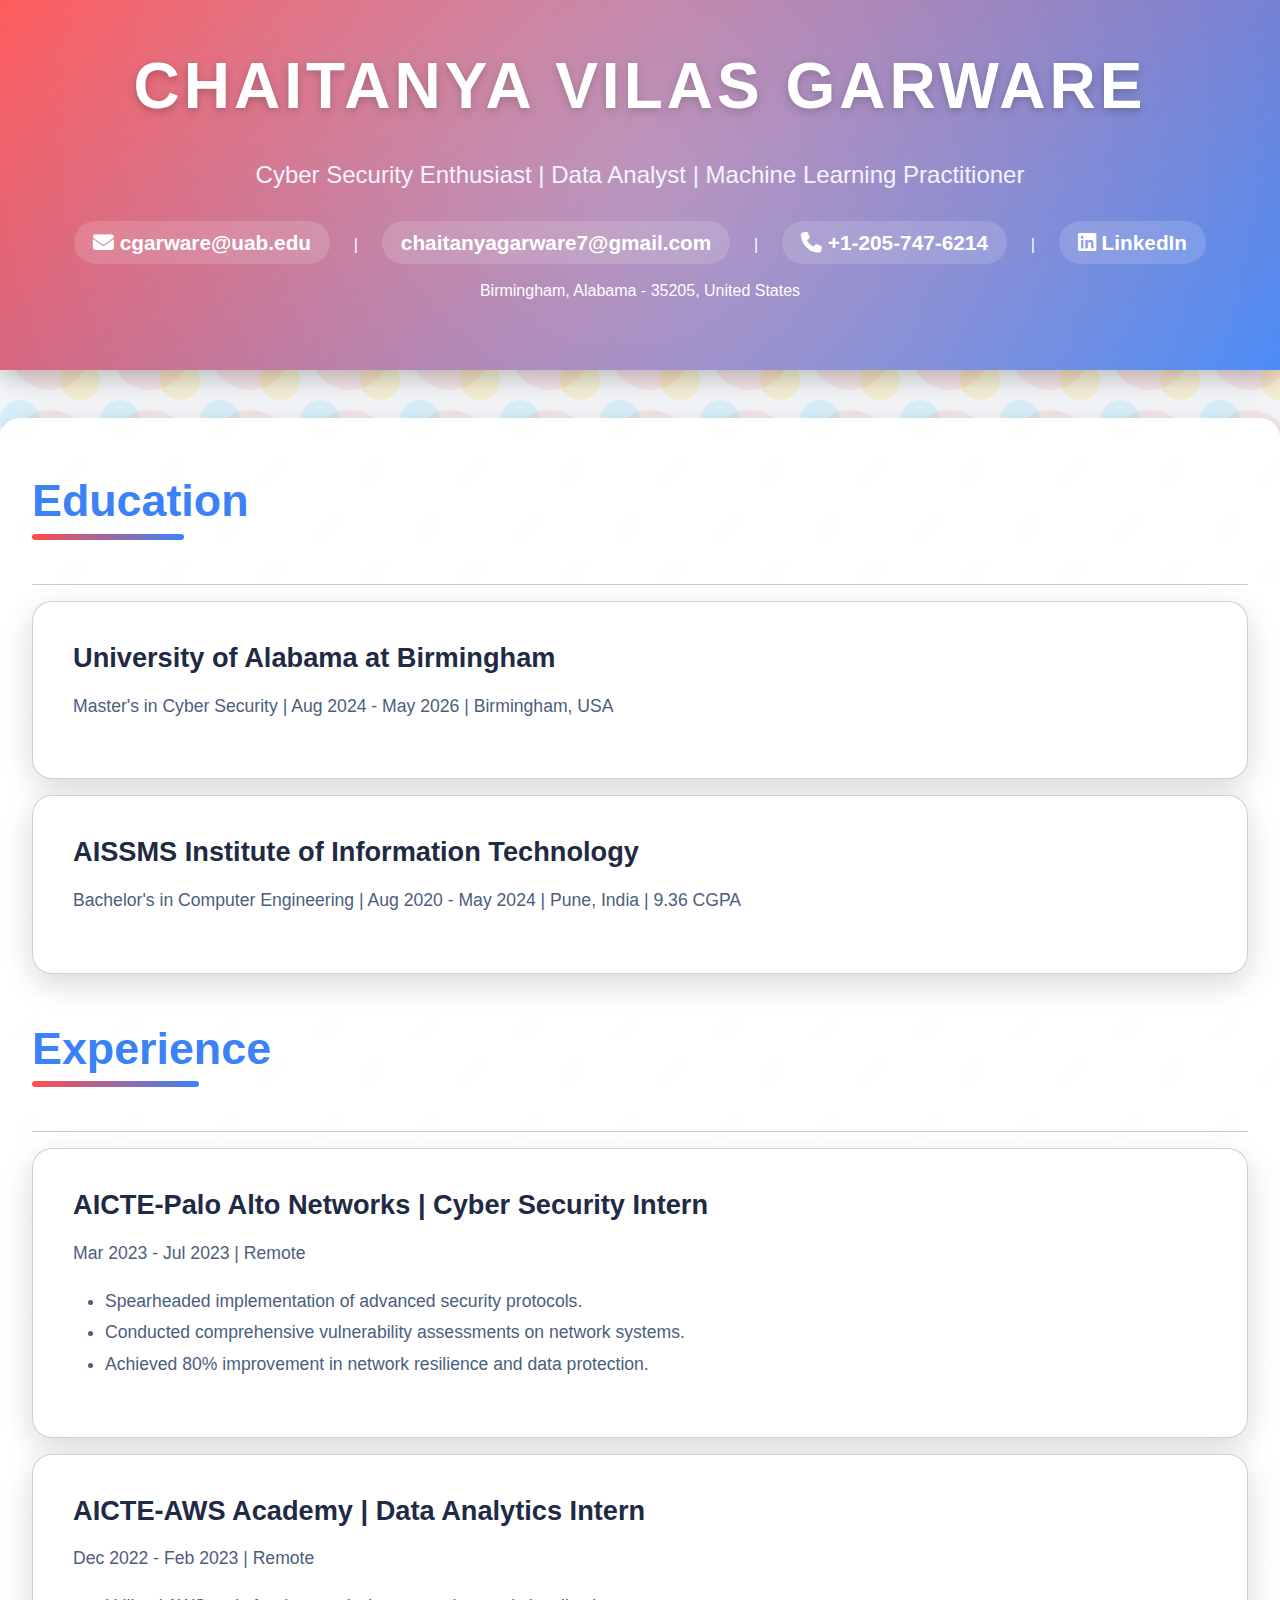
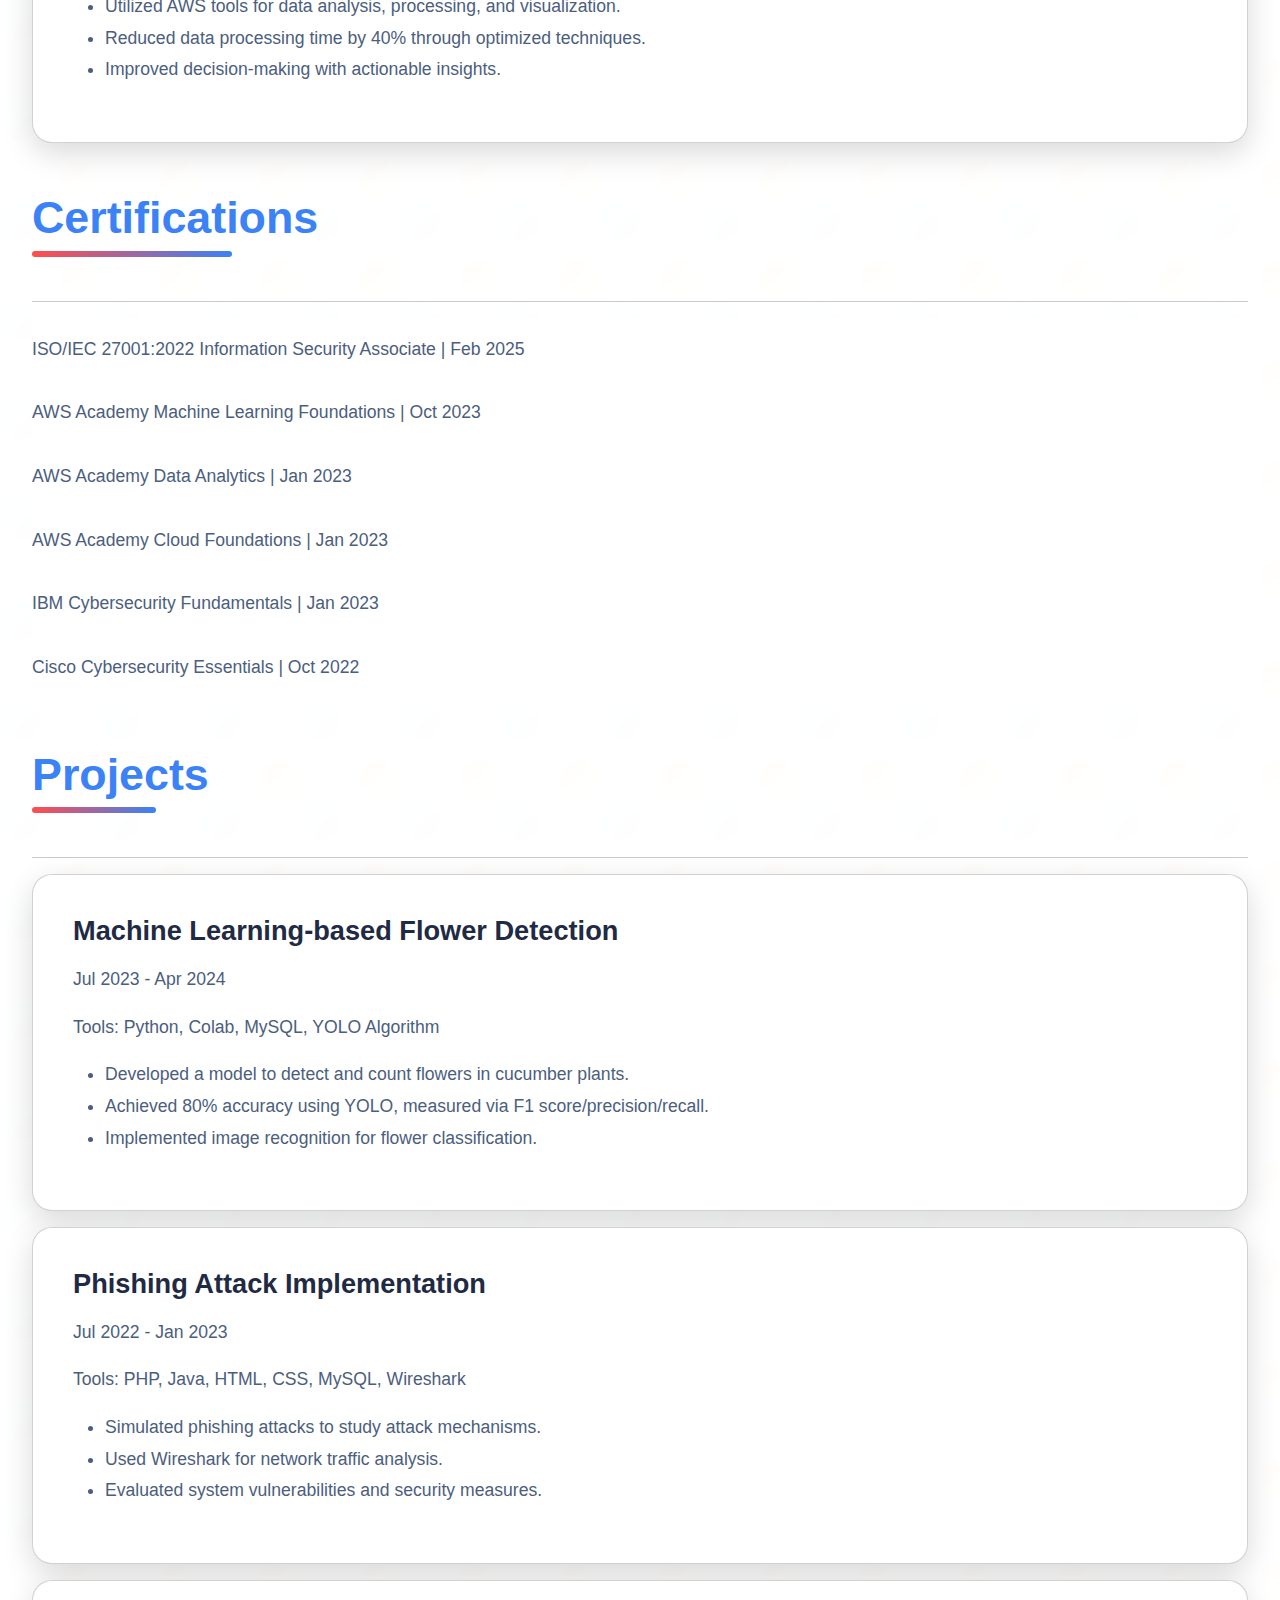
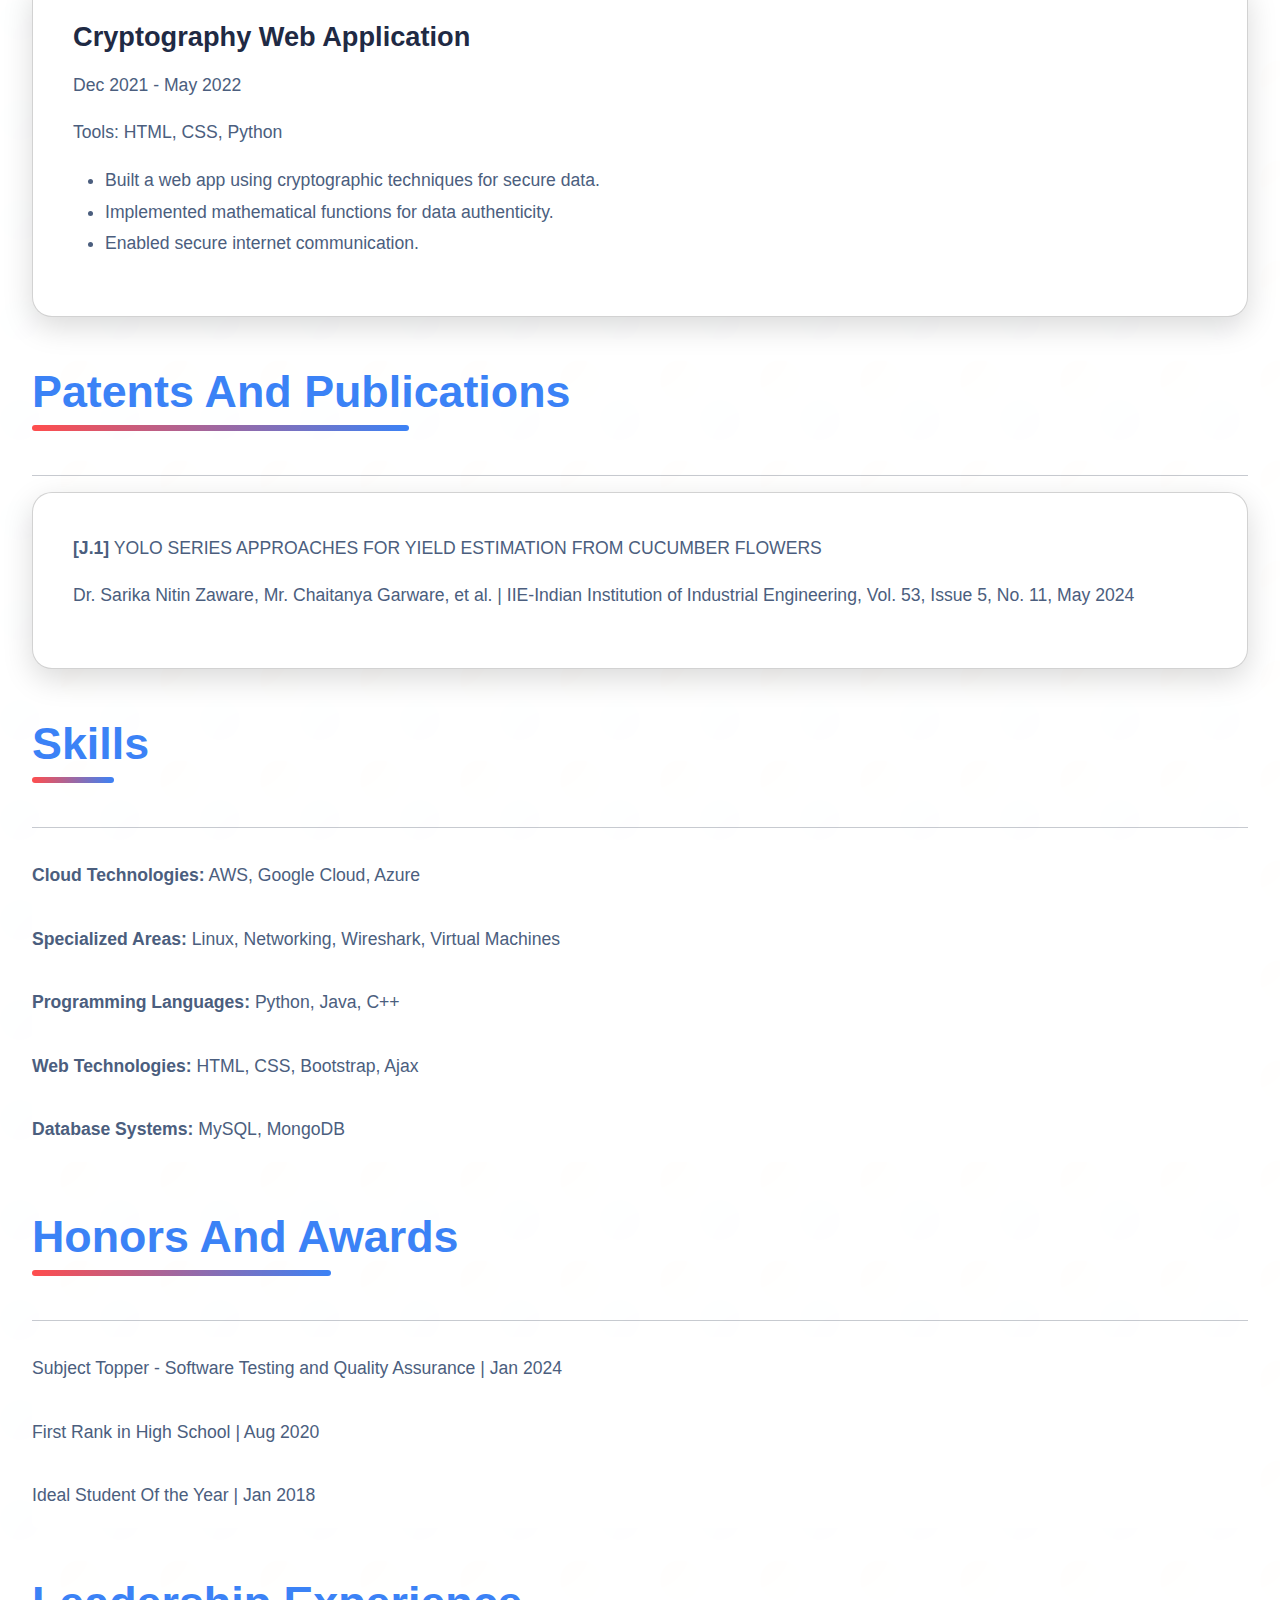
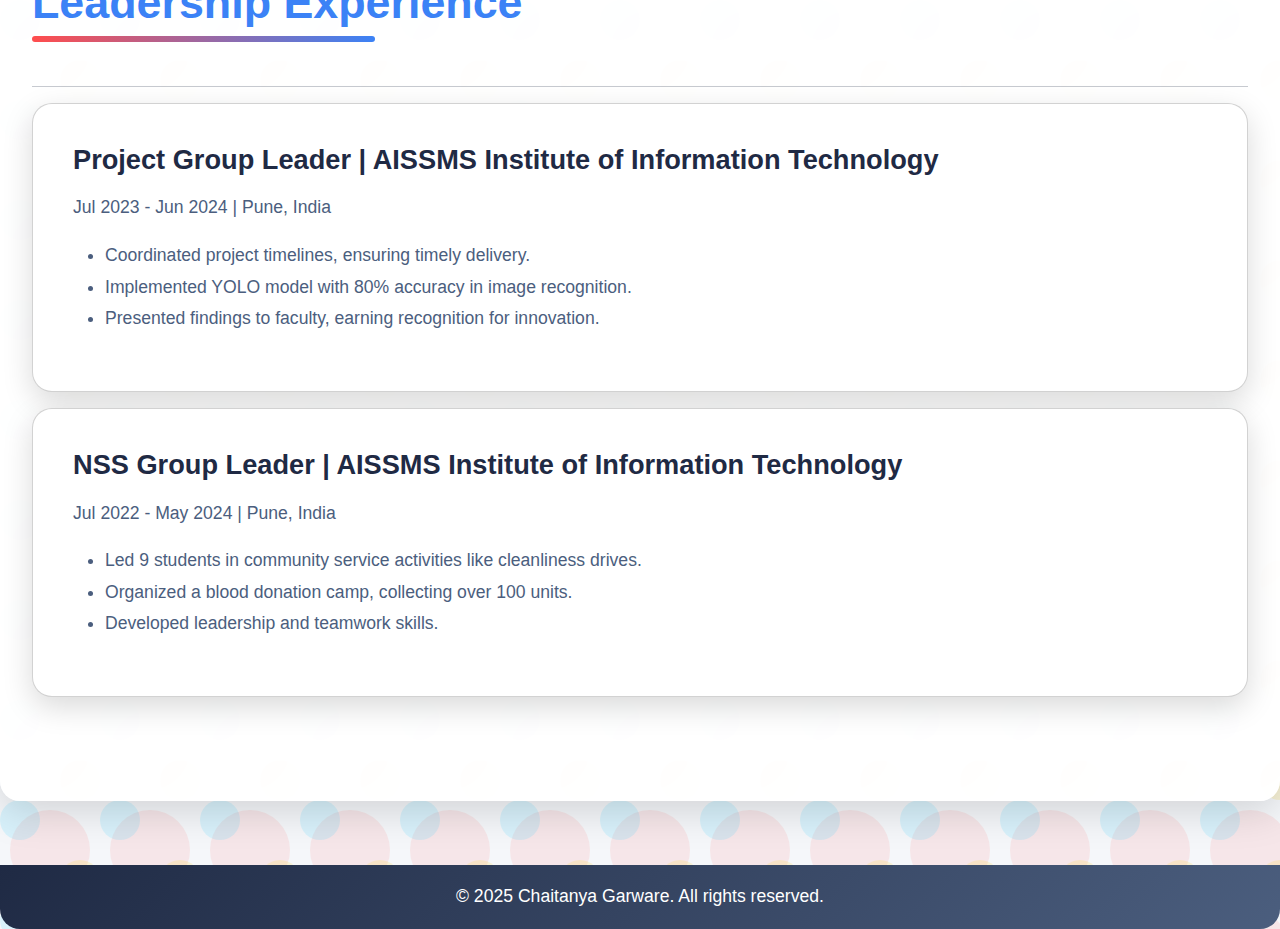
<file: index.html>
<!DOCTYPE html>
<html lang="en">
<head>
    <meta charset="UTF-8">
    <meta name="viewport" content="width=device-width, initial-scale=1.0">
    <title>Chaitanya Garware - Resume</title>
    <link href="https://cdn.jsdelivr.net/npm/bootstrap@5.3.3/dist/css/bootstrap.min.css" rel="stylesheet">
    <link href="https://cdnjs.cloudflare.com/ajax/libs/font-awesome/6.4.0/css/all.min.css" rel="stylesheet">
    <link rel="stylesheet" href="styles.css">
</head>
<body>
    <header class="bg-primary text-white text-center py-5">
        <h1>Chaitanya Vilas Garware</h1>
        <p class="lead">Cyber Security Enthusiast | Data Analyst | Machine Learning Practitioner</p>
        <p>
            <a href="mailto:cgarware@uab.edu" class="text-white"><i class="fas fa-envelope"></i> cgarware@uab.edu</a> |
            <a href="mailto:chaitanyagarware7@gmail.com" class="text-white">chaitanyagarware7@gmail.com</a> |
            <a href="tel:+12057476214" class="text-white"><i class="fas fa-phone"></i> +1-205-747-6214</a> |
            <a href="https://linkedin.com/in/chaitanya-garware" class="text-white"><i class="fab fa-linkedin"></i> LinkedIn</a>
        </p>
        <p>Birmingham, Alabama - 35205, United States</p>
    </header>

    <div class="container my-5">
        <!-- Education -->
        <section class="mb-5">
            <h2>Education</h2>
            <hr>
            <div class="card mb-3">
                <div class="card-body">
                    <h5>University of Alabama at Birmingham</h5>
                    <p>Master's in Cyber Security | Aug 2024 - May 2026 | Birmingham, USA</p>
                </div>
            </div>
            <div class="card">
                <div class="card-body">
                    <h5>AISSMS Institute of Information Technology</h5>
                    <p>Bachelor's in Computer Engineering | Aug 2020 - May 2024 | Pune, India | 9.36 CGPA</p>
                </div>
            </div>
        </section>

        <!-- Experience -->
        <section class="mb-5">
            <h2>Experience</h2>
            <hr>
            <div class="card mb-3">
                <div class="card-body">
                    <h5>AICTE-Palo Alto Networks | Cyber Security Intern</h5>
                    <p>Mar 2023 - Jul 2023 | Remote</p>
                    <ul>
                        <li>Spearheaded implementation of advanced security protocols.</li>
                        <li>Conducted comprehensive vulnerability assessments on network systems.</li>
                        <li>Achieved 80% improvement in network resilience and data protection.</li>
                    </ul>
                </div>
            </div>
            <div class="card">
                <div class="card-body">
                    <h5>AICTE-AWS Academy | Data Analytics Intern</h5>
                    <p>Dec 2022 - Feb 2023 | Remote</p>
                    <ul>
                        <li>Utilized AWS tools for data analysis, processing, and visualization.</li>
                        <li>Reduced data processing time by 40% through optimized techniques.</li>
                        <li>Improved decision-making with actionable insights.</li>
                    </ul>
                </div>
            </div>
        </section>

        <!-- Certifications -->
        <section class="mb-5">
            <h2>Certifications</h2>
            <hr>
            <ul class="list-group">
                <li class="list-group-item">ISO/IEC 27001:2022 Information Security Associate | Feb 2025</li>
                <li class="list-group-item">AWS Academy Machine Learning Foundations | Oct 2023</li>
                <li class="list-group-item">AWS Academy Data Analytics | Jan 2023</li>
                <li class="list-group-item">AWS Academy Cloud Foundations | Jan 2023</li>
                <li class="list-group-item">IBM Cybersecurity Fundamentals | Jan 2023</li>
                <li class="list-group-item">Cisco Cybersecurity Essentials | Oct 2022</li>
            </ul>
        </section>

        <!-- Projects -->
        <section class="mb-5">
            <h2>Projects</h2>
            <hr>
            <div class="card mb-3">
                <div class="card-body">
                    <h5>Machine Learning-based Flower Detection</h5>
                    <p>Jul 2023 - Apr 2024</p>
                    <p>Tools: Python, Colab, MySQL, YOLO Algorithm</p>
                    <ul>
                        <li>Developed a model to detect and count flowers in cucumber plants.</li>
                        <li>Achieved 80% accuracy using YOLO, measured via F1 score/precision/recall.</li>
                        <li>Implemented image recognition for flower classification.</li>
                    </ul>
                </div>
            </div>
            <div class="card mb-3">
                <div class="card-body">
                    <h5>Phishing Attack Implementation</h5>
                    <p>Jul 2022 - Jan 2023</p>
                    <p>Tools: PHP, Java, HTML, CSS, MySQL, Wireshark</p>
                    <ul>
                        <li>Simulated phishing attacks to study attack mechanisms.</li>
                        <li>Used Wireshark for network traffic analysis.</li>
                        <li>Evaluated system vulnerabilities and security measures.</li>
                    </ul>
                </div>
            </div>
            <div class="card">
                <div class="card-body">
                    <h5>Cryptography Web Application</h5>
                    <p>Dec 2021 - May 2022</p>
                    <p>Tools: HTML, CSS, Python</p>
                    <ul>
                        <li>Built a web app using cryptographic techniques for secure data.</li>
                        <li>Implemented mathematical functions for data authenticity.</li>
                        <li>Enabled secure internet communication.</li>
                    </ul>
                </div>
            </div>
        </section>

        <!-- Patents and Publications -->
        <section class="mb-5">
            <h2>Patents and Publications</h2>
            <hr>
            <div class="card">
                <div class="card-body">
                    <p><strong>[J.1]</strong> YOLO SERIES APPROACHES FOR YIELD ESTIMATION FROM CUCUMBER FLOWERS</p>
                    <p>Dr. Sarika Nitin Zaware, Mr. Chaitanya Garware, et al. | IIE-Indian Institution of Industrial Engineering, Vol. 53, Issue 5, No. 11, May 2024</p>
                </div>
            </div>
        </section>

        <!-- Skills -->
        <section class="mb-5">
            <h2>Skills</h2>
            <hr>
            <ul class="list-group">
                <li class="list-group-item"><strong>Cloud Technologies:</strong> AWS, Google Cloud, Azure</li>
                <li class="list-group-item"><strong>Specialized Areas:</strong> Linux, Networking, Wireshark, Virtual Machines</li>
                <li class="list-group-item"><strong>Programming Languages:</strong> Python, Java, C++</li>
                <li class="list-group-item"><strong>Web Technologies:</strong> HTML, CSS, Bootstrap, Ajax</li>
                <li class="list-group-item"><strong>Database Systems:</strong> MySQL, MongoDB</li>
            </ul>
        </section>

        <!-- Honors and Awards -->
        <section class="mb-5">
            <h2>Honors and Awards</h2>
            <hr>
            <ul class="list-group">
                <li class="list-group-item">Subject Topper - Software Testing and Quality Assurance | Jan 2024</li>
                <li class="list-group-item">First Rank in High School | Aug 2020</li>
                <li class="list-group-item">Ideal Student Of the Year | Jan 2018</li>
            </ul>
        </section>

        <!-- Leadership Experience -->
        <section class="mb-5">
            <h2>Leadership Experience</h2>
            <hr>
            <div class="card mb-3">
                <div class="card-body">
                    <h5>Project Group Leader | AISSMS Institute of Information Technology</h5>
                    <p>Jul 2023 - Jun 2024 | Pune, India</p>
                    <ul>
                        <li>Coordinated project timelines, ensuring timely delivery.</li>
                        <li>Implemented YOLO model with 80% accuracy in image recognition.</li>
                        <li>Presented findings to faculty, earning recognition for innovation.</li>
                    </ul>
                </div>
            </div>
            <div class="card">
                <div class="card-body">
                    <h5>NSS Group Leader | AISSMS Institute of Information Technology</h5>
                    <p>Jul 2022 - May 2024 | Pune, India</p>
                    <ul>
                        <li>Led 9 students in community service activities like cleanliness drives.</li>
                        <li>Organized a blood donation camp, collecting over 100 units.</li>
                        <li>Developed leadership and teamwork skills.</li>
                    </ul>
                </div>
            </div>
        </section>
    </div>

    <footer class="bg-dark text-white text-center py-3">
        <p>&copy; 2025 Chaitanya Garware. All rights reserved.</p>
    </footer>

    <script src="https://cdn.jsdelivr.net/npm/bootstrap@5.3.3/dist/js/bootstrap.bundle.min.js"></script>
</body>
</html>
</file>
<file: styles.css>
/* General Reset */
* {
    margin: 0;
    padding: 0;
    box-sizing: border-box;
}

body {
    font-family: 'Poppins', 'Segoe UI', Arial, sans-serif;
    line-height: 1.8;
    color: #1f2a44;
    background: url('data:image/svg+xml,%3Csvg xmlns="http://www.w3.org/2000/svg" width="100" height="100" viewBox="0 0 100 100"%3E%3Crect width="100" height="100" fill="%23f5f7fa"/%3E%3Ccircle cx="50" cy="50" r="40" fill="%23ff4d4d" opacity="0.1"/%3E%3Ccircle cx="20" cy="20" r="20" fill="%2333ccff" opacity="0.15"/%3E%3Ccircle cx="80" cy="80" r="20" fill="%23ffcc00" opacity="0.15"/%3E%3C/svg%3E') repeat, linear-gradient(180deg, #f5f7fa, #e6fffa);
    scroll-behavior: smooth;
    -webkit-font-smoothing: antialiased;
    -moz-osx-font-smoothing: grayscale;
}

/* Header */
header {
    background: linear-gradient(135deg, #ff4d4d, #3b82f6);
    color: #fff;
    text-align: center;
    padding: 6rem 1rem;
    position: relative;
    box-shadow: 0 8px 25px rgba(0, 0, 0, 0.25);
    overflow: hidden;
}

header::before {
    content: '';
    position: absolute;
    top: -50%;
    left: -50%;
    width: 200%;
    height: 200%;
    background: radial-gradient(circle, rgba(255, 255, 255, 0.3), transparent 70%);
    animation: pulseWave 8s infinite ease-in-out;
}

header h1 {
    font-size: 4rem;
    font-weight: 900;
    text-transform: uppercase;
    letter-spacing: 4px;
    animation: bounceIn 1.5s ease-out;
    text-shadow: 0 3px 8px rgba(0, 0, 0, 0.3);
}

header .lead {
    font-size: 1.5rem;
    margin: 1.75rem 0;
    color: #f0f0ff;
    font-weight: 400;
    animation: fadeUp 1.8s ease-out;
}

header p a {
    color: #fff;
    text-decoration: none;
    margin: 0 1.2rem;
    font-size: 1.3rem;
    font-weight: 600;
    position: relative;
    padding: 0.6rem 1.2rem;
    border-radius: 30px;
    transition: all 0.4s ease;
    background: rgba(255, 255, 255, 0.15);
}

header p a:hover {
    color: #ffcc00;
    background: rgba(255, 255, 255, 0.25);
    transform: scale(1.1) translateY(-3px);
    box-shadow: 0 6px 15px rgba(0, 0, 0, 0.3);
}

header p a::after {
    content: '';
    position: absolute;
    bottom: 0;
    left: 50%;
    width: 0;
    height: 3px;
    background: #ffcc00;
    transition: all 0.4s ease;
    transform: translateX(-50%);
}

header p a:hover::after {
    width: 80%;
}

/* Animations */
@keyframes bounceIn {
    0% { transform: scale(0.8); opacity: 0; }
    60% { transform: scale(1.1); opacity: 0.8; }
    100% { transform: scale(1); opacity: 1; }
}

@keyframes fadeUp {
    0% { transform: translateY(50px); opacity: 0; }
    100% { transform: translateY(0); opacity: 1; }
}

@keyframes pulseWave {
    0% { transform: scale(1); opacity: 0.3; }
    50% { transform: scale(1.2); opacity: 0.5; }
    100% { transform: scale(1); opacity: 0.3; }
}

@keyframes glow {
    0% { box-shadow: 0 0 5px rgba(255, 77, 77, 0.5); }
    50% { box-shadow: 0 0 20px rgba(255, 77, 77, 0.8); }
    100% { box-shadow: 0 0 5px rgba(255, 77, 77, 0.5); }
}

/* Container */
.container {
    max-width: 1300px;
    margin: 0 auto;
    padding: 3.5rem 2rem;
    background: rgba(255, 255, 255, 0.97);
    border-radius: 20px;
    box-shadow: 0 10px 40px rgba(0, 0, 0, 0.15);
    animation: fadeUp 1s ease-out;
}

/* Section Headings */
h2 {
    font-size: 2.8rem;
    color: #3b82f6;
    font-weight: 700;
    margin-bottom: 2.5rem;
    position: relative;
    display: inline-block;
    text-transform: capitalize;
}

h2::after {
    content: '';
    position: absolute;
    bottom: -12px;
    left: 0;
    width: 70%;
    height: 6px;
    background: linear-gradient(to right, #ff4d4d, #3b82f6);
    border-radius: 4px;
    animation: slideRight 1.5s ease-out;
}

@keyframes slideRight {
    0% { width: 0; }
    100% { width: 70%; }
}

/* Cards */
.card {
    background: #fff;
    border-radius: 20px;
    box-shadow: 0 10px 30px rgba(0, 0, 0, 0.15);
    transition: all 0.5s ease;
    position: relative;
    overflow: hidden;
    margin-bottom: 2rem;
}

.card:hover {
    transform: translateY(-10px) scale(1.05);
    box-shadow: 0 15px 40px rgba(0, 0, 0, 0.25);
    animation: glow 2s infinite ease-in-out;
}

.card::before {
    content: '';
    position: absolute;
    top: 0;
    left: -100%;
    width: 100%;
    height: 100%;
    background: linear-gradient(90deg, transparent, rgba(255, 77, 77, 0.3), transparent);
    transition: left 0.7s ease;
}

.card:hover::before {
    left: 100%;
}

.card-body {
    padding: 2.5rem;
}

.card h5 {
    font-size: 1.7rem;
    color: #1f2a44;
    font-weight: 700;
    margin-bottom: 1rem;
}

.card p, .card ul {
    color: #4b5e7e;
    font-size: 1.1rem;
}

/* List Group */
.list-group-item {
    border: none;
    padding: 1rem 0;
    color: #4b5e7e;
    font-size: 1.1rem;
    transition: all 0.4s ease;
}

.list-group-item:hover {
    color: #ff4d4d;
    transform: translateX(15px);
    background: rgba(255, 77, 77, 0.1);
    padding-left: 1rem;
    border-radius: 6px;
}

/* Certification Links */
.cert-link {
    color: #3b82f6;
    text-decoration: none;
    font-weight: 600;
    transition: all 0.4s ease;
    position: relative;
}

.cert-link:hover {
    color: #ff4d4d;
    text-decoration: underline;
    transform: translateX(8px);
}

/* Publication Links */
.paper-link {
    color: #3b82f6;
    text-decoration: none;
    font-weight: 600;
    transition: all 0.4s ease;
}

.paper-link:hover {
    color: #ff4d4d;
    text-decoration: underline;
    transform: translateX(8px);
}

/* Buttons */
.btn-custom {
    background: linear-gradient(135deg, #ff4d4d, #3b82f6);
    color: #fff;
    padding: 0.8rem 2.5rem;
    border-radius: 50px;
    text-decoration: none;
    font-weight: 600;
    transition: all 0.4s ease;
    display: inline-block;
}

.btn-custom:hover {
    background: linear-gradient(135deg, #3b82f6, #ffcc00);
    transform: scale(1.1) translateY(-4px);
    box-shadow: 0 8px 20px rgba(0, 0, 0, 0.25);
}

/* Footer */
footer {
    background: linear-gradient(135deg, #1f2a44, #4b5e7e);
    color: #f0f0ff;
    text-align: center;
    padding: 2.5rem 0;
    margin-top: 4rem;
    border-radius: 0 0 20px 20px;
}

footer p {
    margin: 0;
    font-size: 1.1rem;
    font-weight: 400;
}

/* Responsive Design */
@media (max-width: 768px) {
    header h1 {
        font-size: 2.8rem;
    }

    header .lead {
        font-size: 1.3rem;
    }

    h2 {
        font-size: 2.2rem;
    }

    .card-body {
        padding: 1.8rem;
    }

    header p a {
        display: inline-block;
        margin: 0.8rem;
        font-size: 1.2rem;
    }
}

@media (max-width: 576px) {
    header {
        padding: 3.5rem 1rem;
    }

    .container {
        padding: 2.5rem 1.2rem;
    }

    h2::after {
        width: 50%;
    }

    .card-body {
        padding: 1.5rem;
    }
}

/* Staggered Animations */
section {
    animation: fadeUp 1s ease-out;
}
section:nth-child(2) { animation-delay: 0.4s; }
section:nth-child(3) { animation-delay: 0.6s; }
section:nth-child(4) { animation-delay: 0.8s; }
section:nth-child(5) { animation-delay: 1s; }
section:nth-child(6) { animation-delay: 1.2s; }
section:nth-child(7) { animation-delay: 1.4s; }
section:nth-child(8) { animation-delay: 1.6s; }

/* Custom Scrollbar */
::-webkit-scrollbar {
    width: 16px;
}

::-webkit-scrollbar-track {
    background: #f5f7fa;
    border-radius: 12px;
}

::-webkit-scrollbar-thumb {
    background: linear-gradient(180deg, #ff4d4d, #3b82f6);
    border-radius: 12px;
    border: 4px solid #f5f7fa;
}

::-webkit-scrollbar-thumb:hover {
    background: linear-gradient(180deg, #3b82f6, #ffcc00);
}
</file>
